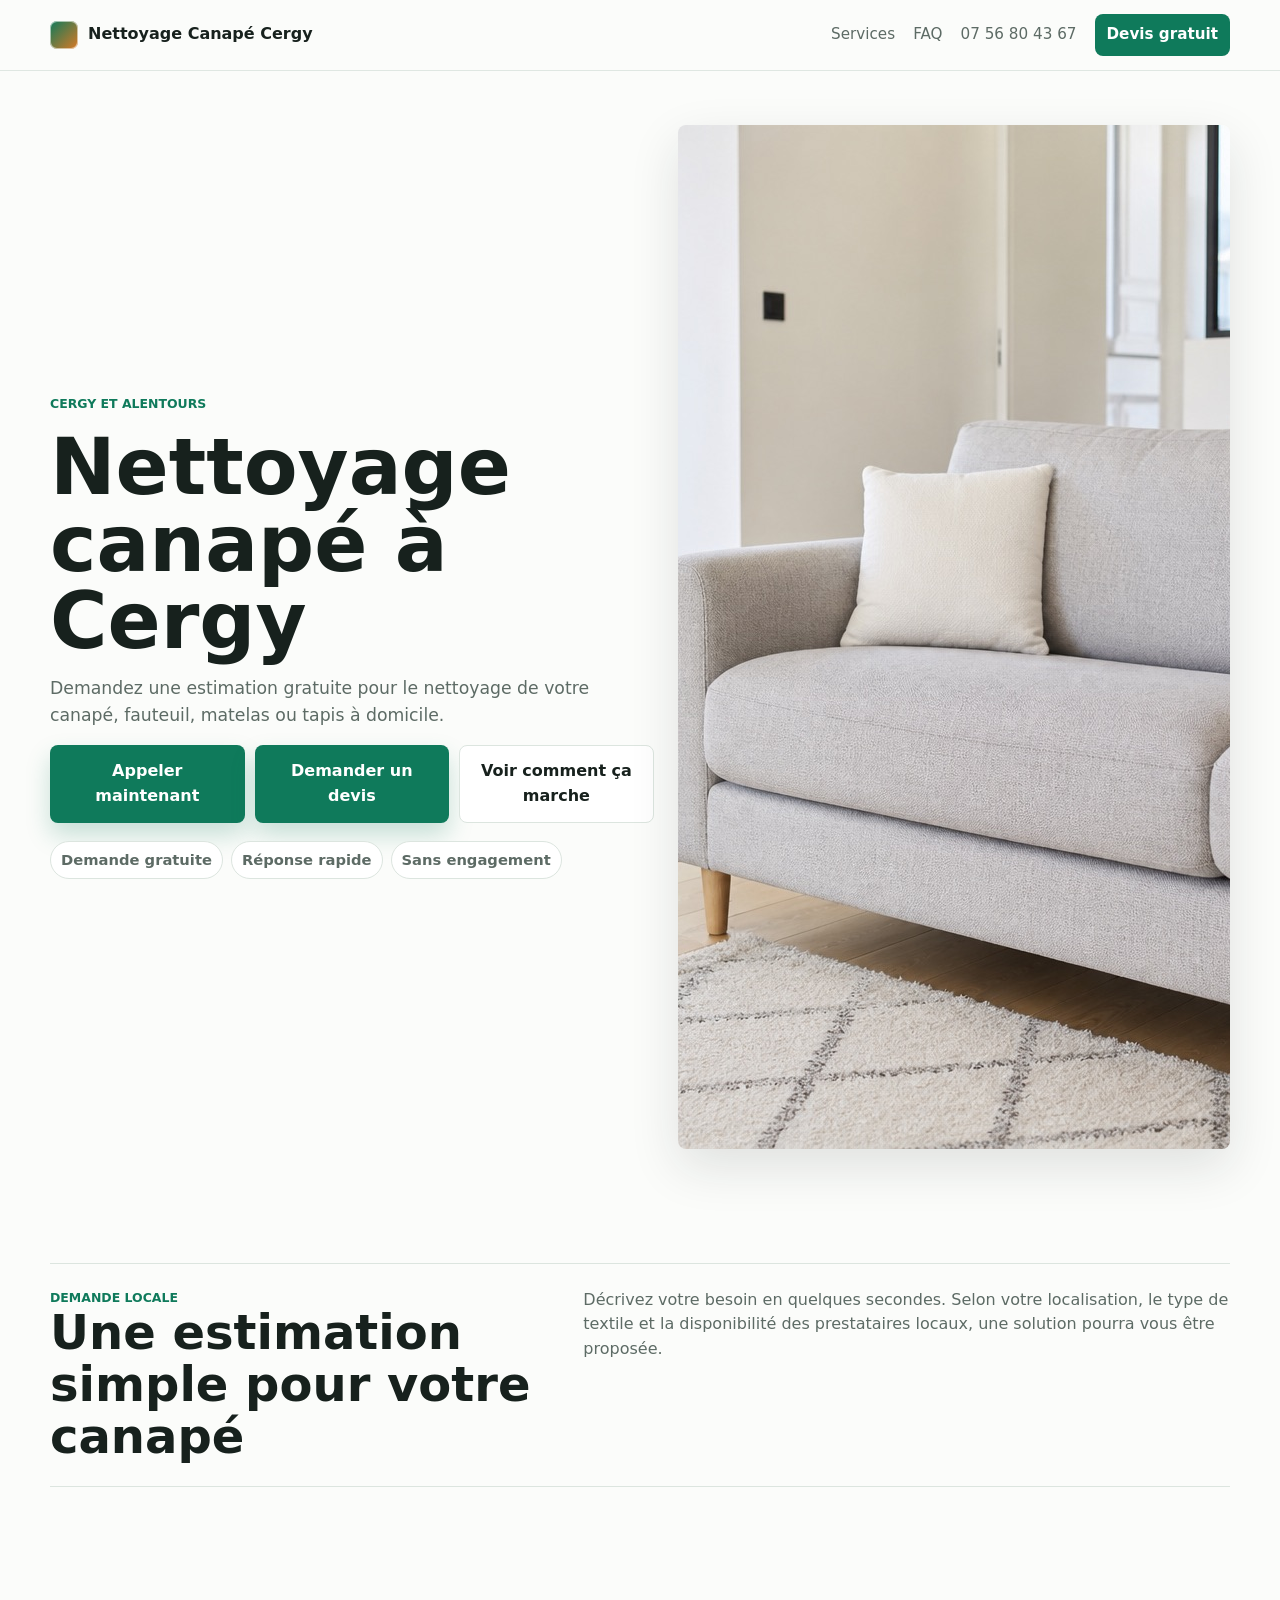
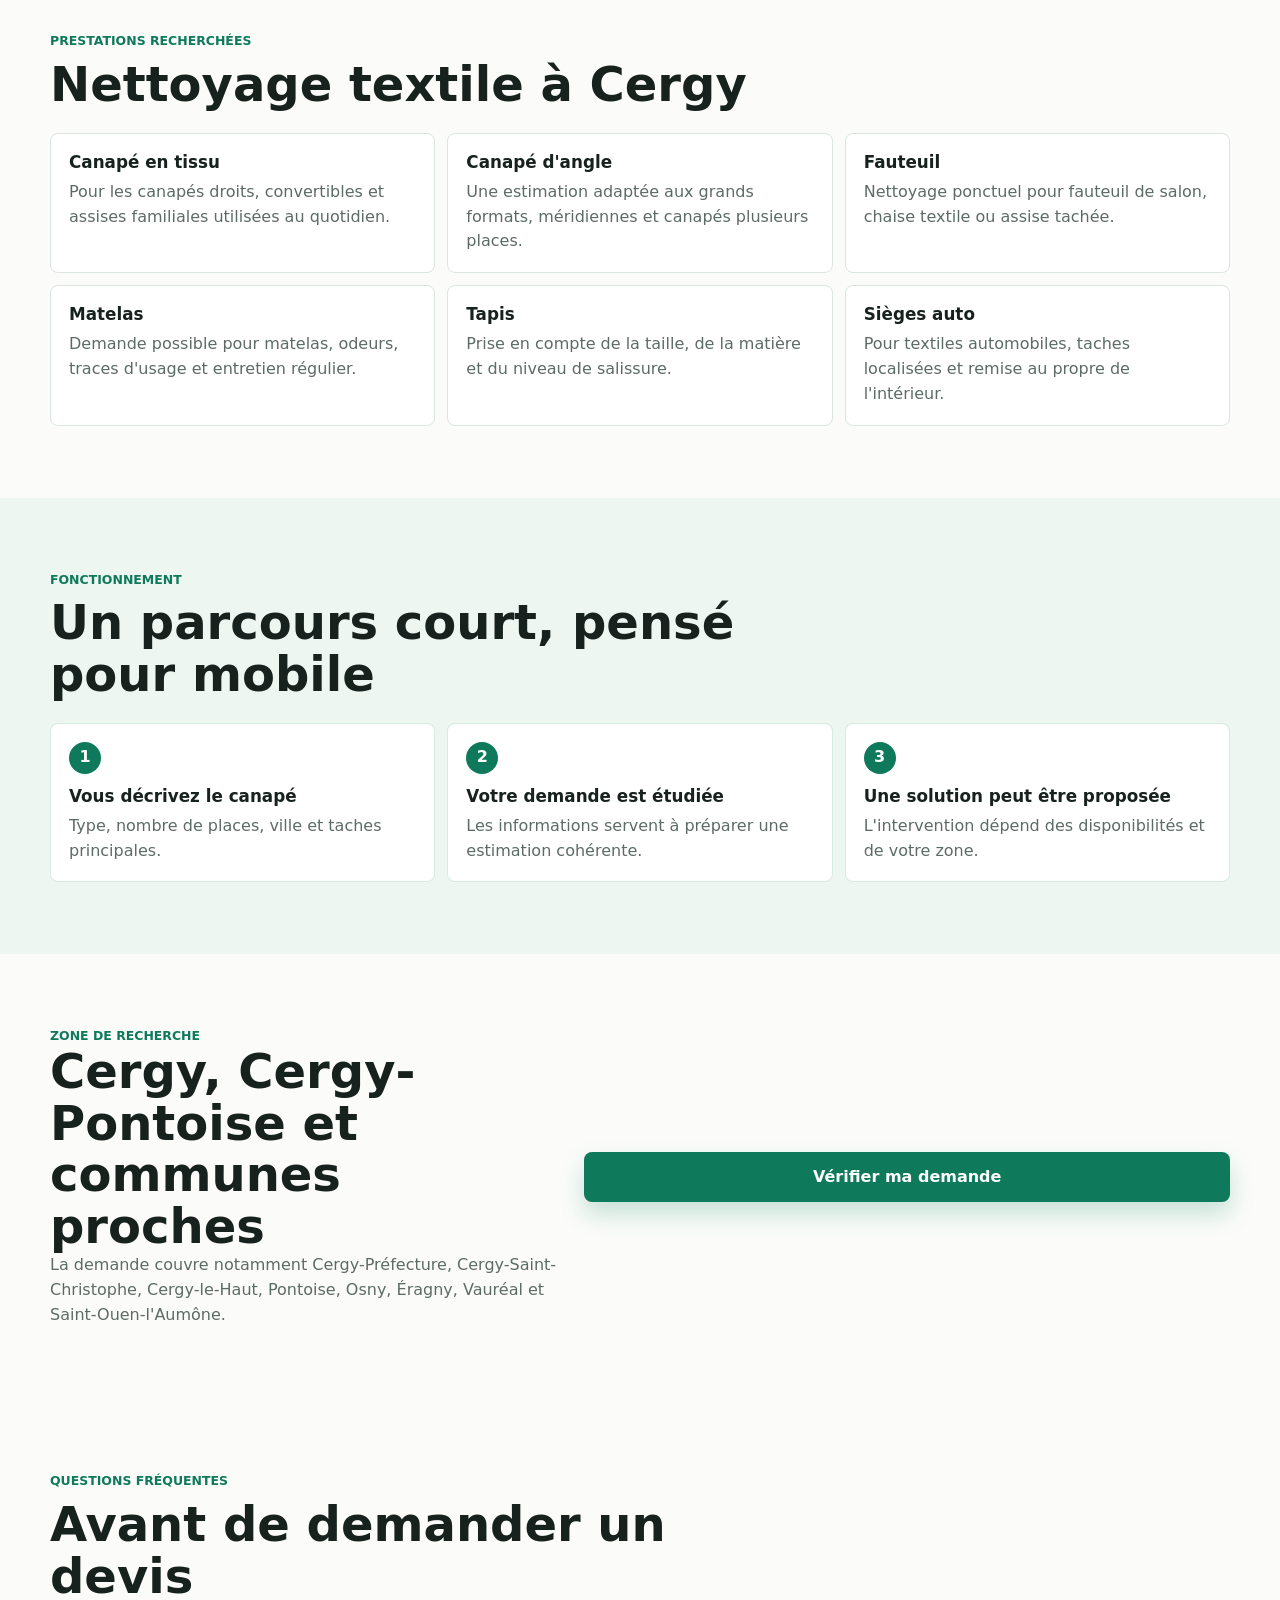
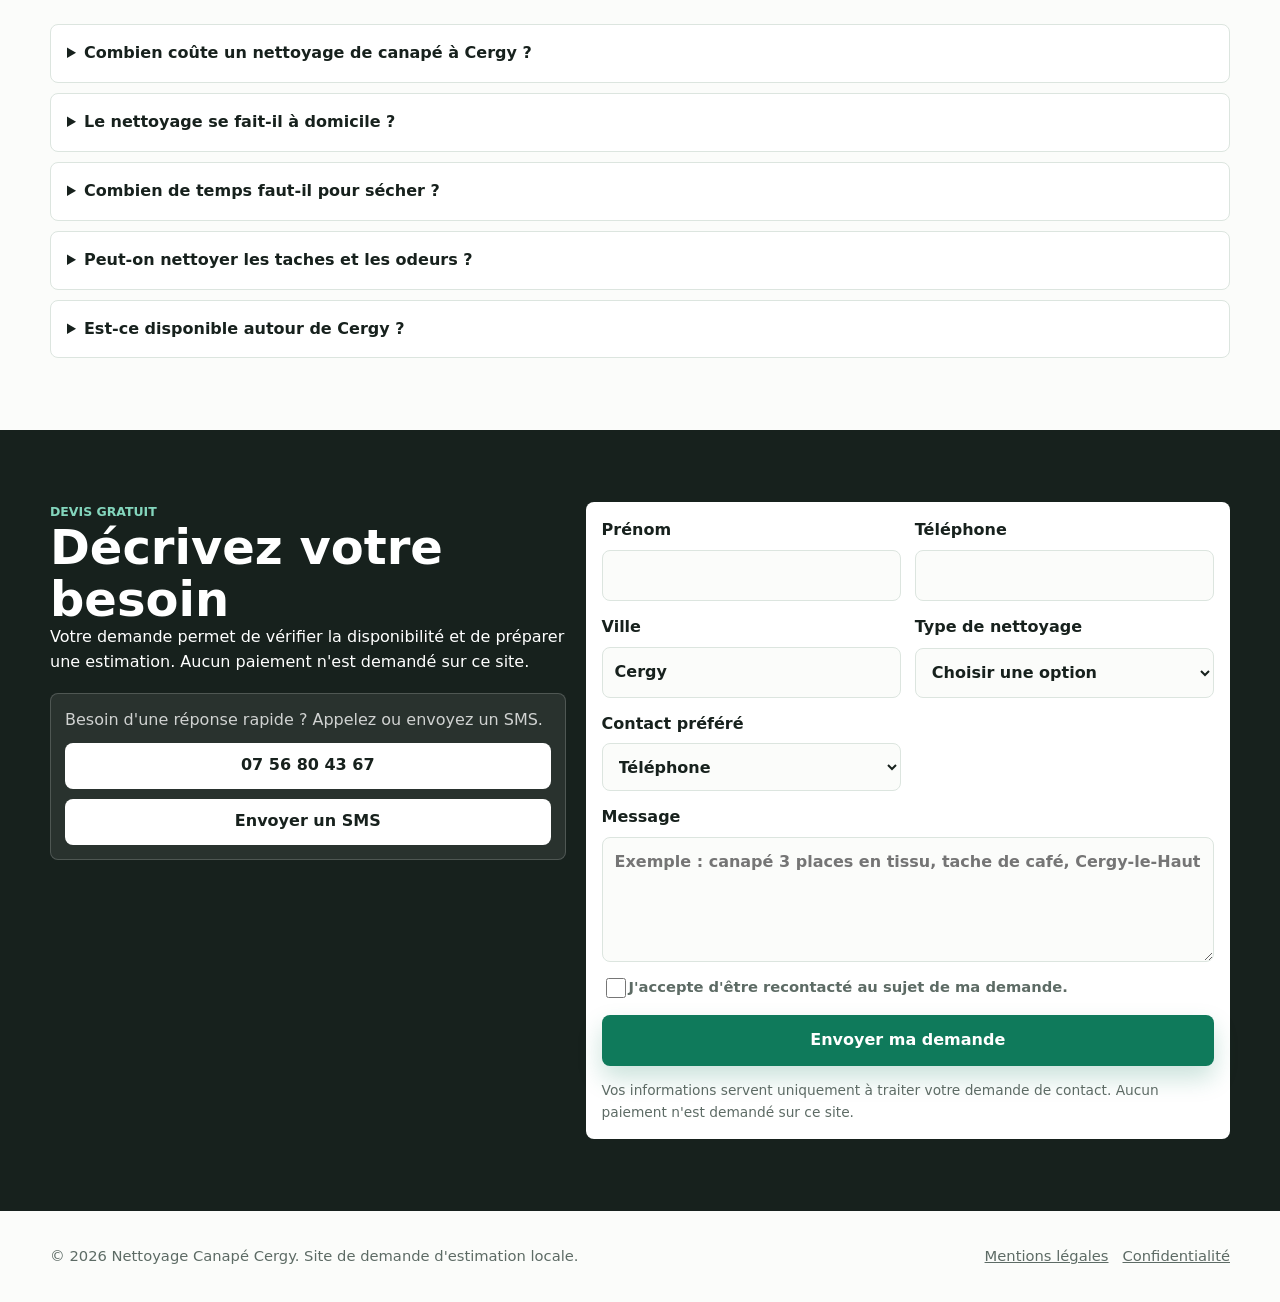
<file: index.html>
<!doctype html>
<html lang="fr">
  <head>
    <meta charset="utf-8">
    <meta name="viewport" content="width=device-width, initial-scale=1">
    <title>Nettoyage canapé à Cergy - Devis gratuit à domicile</title>
    <meta name="description" content="Besoin d'un nettoyage de canapé à Cergy ? Demandez une estimation gratuite pour un canapé en tissu, un fauteuil, un matelas ou un tapis à domicile.">
    <link rel="canonical" href="https://nettoyage-canape-cergy.fr/">
    <meta property="og:title" content="Nettoyage canapé à Cergy">
    <meta property="og:description" content="Demandez une estimation gratuite pour le nettoyage de votre canapé à Cergy et aux alentours.">
    <meta property="og:type" content="website">
    <meta property="og:url" content="https://nettoyage-canape-cergy.fr/">
    <meta property="og:image" content="https://nettoyage-canape-cergy.fr/assets/hero-sofa-cleaning.jpg">
    <link rel="preload" as="image" href="assets/hero-sofa-cleaning.jpg">
    <link rel="stylesheet" href="styles.css">
    <script type="application/ld+json">
      {
        "@context": "https://schema.org",
        "@type": "Service",
        "name": "Nettoyage canapé à Cergy",
        "serviceType": "Nettoyage de canapé à domicile",
        "areaServed": [
          "Cergy",
          "Cergy-Pontoise",
          "Pontoise",
          "Osny",
          "Éragny",
          "Vauréal",
          "Saint-Ouen-l'Aumône"
        ],
        "provider": {
          "@type": "Organization",
          "name": "Nettoyage Canapé Cergy"
        },
        "offers": {
          "@type": "Offer",
          "availability": "https://schema.org/LimitedAvailability",
          "priceSpecification": {
            "@type": "PriceSpecification",
            "priceCurrency": "EUR"
          }
        }
      }
    </script>
    <script type="application/ld+json">
      {
        "@context": "https://schema.org",
        "@type": "FAQPage",
        "mainEntity": [
          {
            "@type": "Question",
            "name": "Combien coûte un nettoyage de canapé à Cergy ?",
            "acceptedAnswer": {
              "@type": "Answer",
              "text": "Le prix dépend du type de canapé, du nombre de places, de la matière et de l'état général. Le formulaire permet de demander une estimation gratuite."
            }
          },
          {
            "@type": "Question",
            "name": "Le nettoyage se fait-il à domicile ?",
            "acceptedAnswer": {
              "@type": "Answer",
              "text": "La demande concerne principalement le nettoyage à domicile à Cergy et dans les communes proches, selon la disponibilité des prestataires locaux."
            }
          },
          {
            "@type": "Question",
            "name": "Combien de temps faut-il pour le séchage ?",
            "acceptedAnswer": {
              "@type": "Answer",
              "text": "Le temps de séchage varie selon la matière, l'aération et la méthode utilisée. Une estimation précise peut être donnée après description du canapé."
            }
          }
        ]
      }
    </script>
  </head>
  <body>
    <header class="site-header">
      <a class="brand" href="/" aria-label="Accueil Nettoyage Canapé Cergy">
        <span class="brand-mark" aria-hidden="true"></span>
        <span>Nettoyage Canapé Cergy</span>
      </a>
      <nav class="top-nav" aria-label="Navigation principale">
        <a href="#services">Services</a>
        <a href="#faq">FAQ</a>
        <a href="tel:+33756804367" data-track="nav_call">07 56 80 43 67</a>
        <a class="nav-cta" href="#devis" data-track="nav_quote">Devis gratuit</a>
      </nav>
    </header>

    <main>
      <section class="hero">
        <div class="hero-copy">
          <p class="eyebrow">Cergy et alentours</p>
          <h1>Nettoyage canapé à Cergy</h1>
          <p class="hero-text">Demandez une estimation gratuite pour le nettoyage de votre canapé, fauteuil, matelas ou tapis à domicile.</p>
          <div class="hero-actions" aria-label="Actions principales">
            <a class="button button-primary" href="tel:+33756804367" data-track="hero_call">Appeler maintenant</a>
            <a class="button button-primary" href="#devis" data-track="hero_quote">Demander un devis</a>
            <a class="button button-secondary" href="#fonctionnement" data-track="hero_how">Voir comment ça marche</a>
          </div>
          <ul class="trust-list" aria-label="Points de confiance">
            <li>Demande gratuite</li>
            <li>Réponse rapide</li>
            <li>Sans engagement</li>
          </ul>
        </div>
        <picture class="hero-media">
          <img src="assets/hero-sofa-cleaning.jpg" alt="Canapé propre dans un salon avec matériel de nettoyage textile" width="1536" height="1024">
        </picture>
      </section>

      <section class="section compact" aria-labelledby="intro-title">
        <div class="section-grid">
          <div>
            <p class="eyebrow">Demande locale</p>
            <h2 id="intro-title">Une estimation simple pour votre canapé</h2>
          </div>
          <p>Décrivez votre besoin en quelques secondes. Selon votre localisation, le type de textile et la disponibilité des prestataires locaux, une solution pourra vous être proposée.</p>
        </div>
      </section>

      <section class="section" id="services" aria-labelledby="services-title">
        <div class="section-heading">
          <p class="eyebrow">Prestations recherchées</p>
          <h2 id="services-title">Nettoyage textile à Cergy</h2>
        </div>
        <div class="service-grid">
          <article class="service-card">
            <h3>Canapé en tissu</h3>
            <p>Pour les canapés droits, convertibles et assises familiales utilisées au quotidien.</p>
          </article>
          <article class="service-card">
            <h3>Canapé d'angle</h3>
            <p>Une estimation adaptée aux grands formats, méridiennes et canapés plusieurs places.</p>
          </article>
          <article class="service-card">
            <h3>Fauteuil</h3>
            <p>Nettoyage ponctuel pour fauteuil de salon, chaise textile ou assise tachée.</p>
          </article>
          <article class="service-card">
            <h3>Matelas</h3>
            <p>Demande possible pour matelas, odeurs, traces d'usage et entretien régulier.</p>
          </article>
          <article class="service-card">
            <h3>Tapis</h3>
            <p>Prise en compte de la taille, de la matière et du niveau de salissure.</p>
          </article>
          <article class="service-card">
            <h3>Sièges auto</h3>
            <p>Pour textiles automobiles, taches localisées et remise au propre de l'intérieur.</p>
          </article>
        </div>
      </section>

      <section class="section band" id="fonctionnement" aria-labelledby="steps-title">
        <div class="section-heading">
          <p class="eyebrow">Fonctionnement</p>
          <h2 id="steps-title">Un parcours court, pensé pour mobile</h2>
        </div>
        <ol class="steps">
          <li>
            <span>1</span>
            <h3>Vous décrivez le canapé</h3>
            <p>Type, nombre de places, ville et taches principales.</p>
          </li>
          <li>
            <span>2</span>
            <h3>Votre demande est étudiée</h3>
            <p>Les informations servent à préparer une estimation cohérente.</p>
          </li>
          <li>
            <span>3</span>
            <h3>Une solution peut être proposée</h3>
            <p>L'intervention dépend des disponibilités et de votre zone.</p>
          </li>
        </ol>
      </section>

      <section class="section local" aria-labelledby="local-title">
        <div>
          <p class="eyebrow">Zone de recherche</p>
          <h2 id="local-title">Cergy, Cergy-Pontoise et communes proches</h2>
          <p>La demande couvre notamment Cergy-Préfecture, Cergy-Saint-Christophe, Cergy-le-Haut, Pontoise, Osny, Éragny, Vauréal et Saint-Ouen-l'Aumône.</p>
        </div>
        <a class="button button-primary" href="#devis" data-track="local_quote">Vérifier ma demande</a>
      </section>

      <section class="section" id="faq" aria-labelledby="faq-title">
        <div class="section-heading">
          <p class="eyebrow">Questions fréquentes</p>
          <h2 id="faq-title">Avant de demander un devis</h2>
        </div>
        <div class="faq-list">
          <details>
            <summary>Combien coûte un nettoyage de canapé à Cergy ?</summary>
            <p>Le prix dépend du type de canapé, du nombre de places, de la matière et de l'état général. Une estimation gratuite peut être demandée avec le formulaire.</p>
          </details>
          <details>
            <summary>Le nettoyage se fait-il à domicile ?</summary>
            <p>La demande concerne principalement le nettoyage à domicile à Cergy et dans les communes proches, selon la disponibilité des prestataires locaux.</p>
          </details>
          <details>
            <summary>Combien de temps faut-il pour sécher ?</summary>
            <p>Le séchage varie selon le textile, l'aération de la pièce et la méthode utilisée. Cette information peut être précisée après description du canapé.</p>
          </details>
          <details>
            <summary>Peut-on nettoyer les taches et les odeurs ?</summary>
            <p>Indiquez les taches, odeurs ou accidents dans votre message. Cela aide à évaluer la demande et les limites possibles.</p>
          </details>
          <details>
            <summary>Est-ce disponible autour de Cergy ?</summary>
            <p>Les demandes autour de Cergy-Pontoise, Pontoise, Osny, Éragny, Vauréal et Saint-Ouen-l'Aumône peuvent être précisées dans le formulaire.</p>
          </details>
        </div>
      </section>

      <section class="section form-section" id="devis" aria-labelledby="form-title">
        <div class="form-copy">
          <p class="eyebrow">Devis gratuit</p>
          <h2 id="form-title">Décrivez votre besoin</h2>
          <p>Votre demande permet de vérifier la disponibilité et de préparer une estimation. Aucun paiement n'est demandé sur ce site.</p>
          <div class="contact-panel" aria-label="Contact rapide">
            <p>Besoin d'une réponse rapide ? Appelez ou envoyez un SMS.</p>
            <a href="tel:+33756804367" data-track="form_call">07 56 80 43 67</a>
            <a href="sms:+33756804367" data-track="form_sms">Envoyer un SMS</a>
          </div>
        </div>
        <form class="lead-form" action="https://formspree.io/f/xlgzyvay" method="POST" data-track-form="quote_request">
          <input type="hidden" name="_subject" value="Nouvelle demande - Nettoyage Canapé Cergy">
          <input type="hidden" name="_next" value="https://nettoyage-canape-cergy.fr/merci.html">
          <label>
            Prénom
            <input name="prenom" autocomplete="given-name" required>
          </label>
          <label>
            Téléphone
            <input name="telephone" type="tel" inputmode="tel" autocomplete="tel" required>
          </label>
          <label>
            Ville
            <input name="ville" autocomplete="address-level2" value="Cergy" required>
          </label>
          <label>
            Type de nettoyage
            <select name="service" required>
              <option value="">Choisir une option</option>
              <option>Canapé en tissu</option>
              <option>Canapé d'angle</option>
              <option>Fauteuil</option>
              <option>Matelas</option>
              <option>Tapis</option>
              <option>Sièges auto</option>
            </select>
          </label>
          <label>
            Contact préféré
            <select name="contact" required>
              <option>Téléphone</option>
              <option>SMS</option>
              <option>WhatsApp</option>
              <option>Email</option>
            </select>
          </label>
          <label class="full">
            Message
            <textarea name="message" rows="4" placeholder="Exemple : canapé 3 places en tissu, tache de café, Cergy-le-Haut"></textarea>
          </label>
          <label class="consent full">
            <input type="checkbox" name="consentement" value="oui" required>
            <span>J'accepte d'être recontacté au sujet de ma demande.</span>
          </label>
          <button class="button button-primary full" type="submit" data-track="form_submit">Envoyer ma demande</button>
          <p class="form-note full">Vos informations servent uniquement à traiter votre demande de contact. Aucun paiement n'est demandé sur ce site.</p>
        </form>
      </section>
    </main>

    <footer class="site-footer">
      <p>&copy; 2026 Nettoyage Canapé Cergy. Site de demande d'estimation locale.</p>
      <div>
        <a href="mentions-legales.html">Mentions légales</a>
        <a href="politique-confidentialite.html">Confidentialité</a>
      </div>
    </footer>

    <div class="sticky-cta" aria-label="Actions rapides">
      <a href="tel:+33756804367" data-track="sticky_call">Appeler</a>
      <a href="#devis" data-track="sticky_quote">Devis gratuit</a>
    </div>

    <script src="script.js" defer></script>
  </body>
</html>
</file>
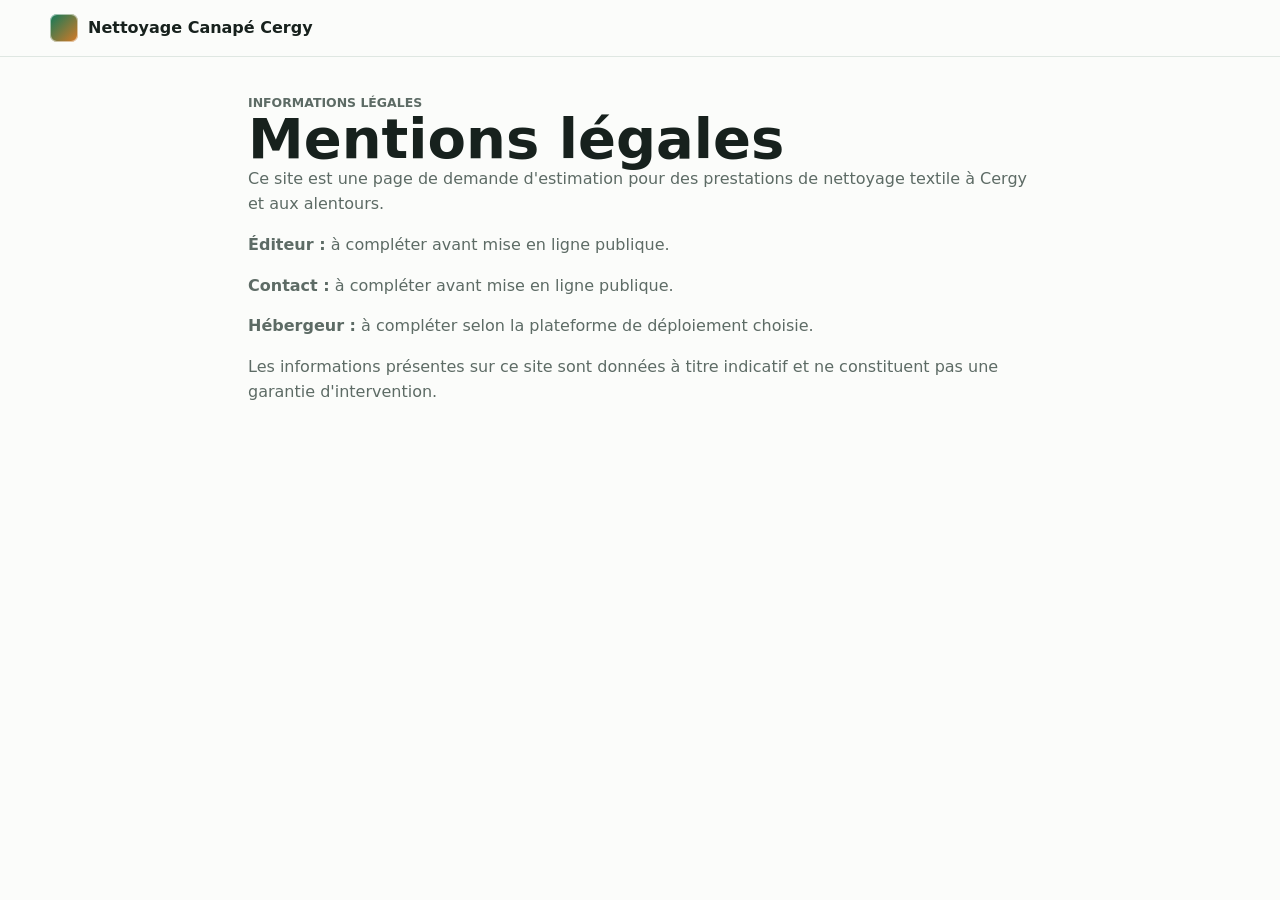
<file: mentions-legales.html>
<!doctype html>
<html lang="fr">
  <head>
    <meta charset="utf-8">
    <meta name="viewport" content="width=device-width, initial-scale=1">
    <title>Mentions légales - Nettoyage Canapé Cergy</title>
    <meta name="robots" content="noindex">
    <link rel="stylesheet" href="styles.css">
  </head>
  <body>
    <header class="site-header">
      <a class="brand" href="/">
        <span class="brand-mark" aria-hidden="true"></span>
        <span>Nettoyage Canapé Cergy</span>
      </a>
    </header>
    <main class="simple-page">
      <p class="eyebrow">Informations légales</p>
      <h1>Mentions légales</h1>
      <p>Ce site est une page de demande d'estimation pour des prestations de nettoyage textile à Cergy et aux alentours.</p>
      <p><strong>Éditeur :</strong> à compléter avant mise en ligne publique.</p>
      <p><strong>Contact :</strong> à compléter avant mise en ligne publique.</p>
      <p><strong>Hébergeur :</strong> à compléter selon la plateforme de déploiement choisie.</p>
      <p>Les informations présentes sur ce site sont données à titre indicatif et ne constituent pas une garantie d'intervention.</p>
    </main>
  </body>
</html>
</file>
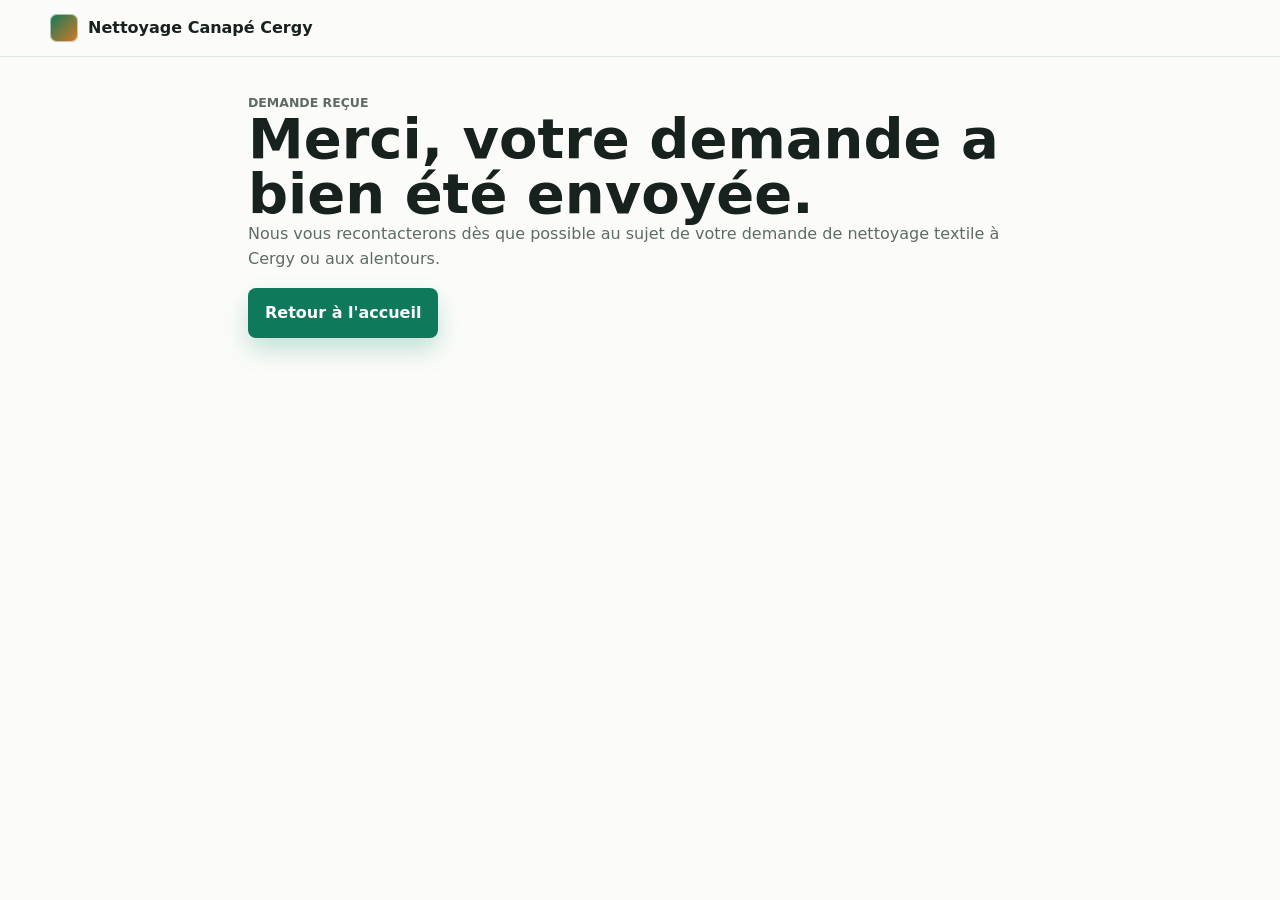
<file: merci.html>
<!doctype html>
<html lang="fr">
  <head>
    <meta charset="utf-8">
    <meta name="viewport" content="width=device-width, initial-scale=1">
    <title>Demande reçue - Nettoyage Canapé Cergy</title>
    <meta name="robots" content="noindex">
    <link rel="stylesheet" href="styles.css">
  </head>
  <body>
    <header class="site-header">
      <a class="brand" href="/">
        <span class="brand-mark" aria-hidden="true"></span>
        <span>Nettoyage Canapé Cergy</span>
      </a>
    </header>
    <main class="simple-page">
      <p class="eyebrow">Demande reçue</p>
      <h1>Merci, votre demande a bien été envoyée.</h1>
      <p>Nous vous recontacterons dès que possible au sujet de votre demande de nettoyage textile à Cergy ou aux alentours.</p>
      <a class="button button-primary" href="/">Retour à l'accueil</a>
    </main>
    <script src="script.js" defer></script>
    <script>
      if (window.gtag) window.gtag("event", "thank_you_view");
      if (window.plausible) window.plausible("thank_you_view");
    </script>
  </body>
</html>
</file>
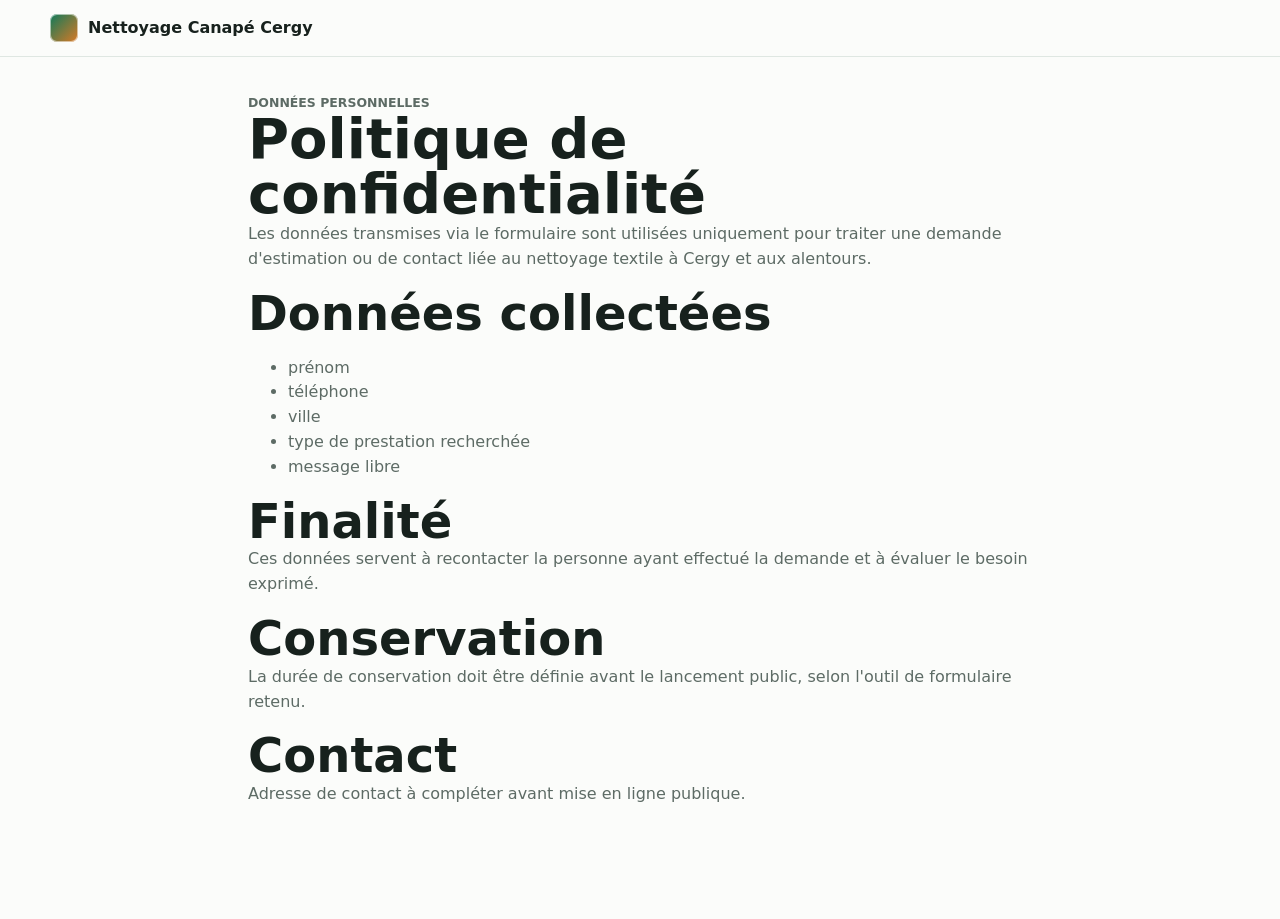
<file: politique-confidentialite.html>
<!doctype html>
<html lang="fr">
  <head>
    <meta charset="utf-8">
    <meta name="viewport" content="width=device-width, initial-scale=1">
    <title>Politique de confidentialité - Nettoyage Canapé Cergy</title>
    <meta name="robots" content="noindex">
    <link rel="stylesheet" href="styles.css">
  </head>
  <body>
    <header class="site-header">
      <a class="brand" href="/">
        <span class="brand-mark" aria-hidden="true"></span>
        <span>Nettoyage Canapé Cergy</span>
      </a>
    </header>
    <main class="simple-page">
      <p class="eyebrow">Données personnelles</p>
      <h1>Politique de confidentialité</h1>
      <p>Les données transmises via le formulaire sont utilisées uniquement pour traiter une demande d'estimation ou de contact liée au nettoyage textile à Cergy et aux alentours.</p>
      <h2>Données collectées</h2>
      <ul>
        <li>prénom</li>
        <li>téléphone</li>
        <li>ville</li>
        <li>type de prestation recherchée</li>
        <li>message libre</li>
      </ul>
      <h2>Finalité</h2>
      <p>Ces données servent à recontacter la personne ayant effectué la demande et à évaluer le besoin exprimé.</p>
      <h2>Conservation</h2>
      <p>La durée de conservation doit être définie avant le lancement public, selon l'outil de formulaire retenu.</p>
      <h2>Contact</h2>
      <p>Adresse de contact à compléter avant mise en ligne publique.</p>
    </main>
  </body>
</html>
</file>
<file: styles.css>
:root {
  color-scheme: light;
  --ink: #17211d;
  --muted: #5d6b65;
  --line: #dce5df;
  --paper: #fbfcfa;
  --soft: #eef6f1;
  --brand: #0f7a5b;
  --brand-dark: #09523e;
  --accent: #d97925;
  --white: #ffffff;
  --shadow: 0 18px 50px rgba(23, 33, 29, 0.12);
  --radius: 8px;
  font-family: Inter, ui-sans-serif, system-ui, -apple-system, BlinkMacSystemFont, "Segoe UI", sans-serif;
}

* {
  box-sizing: border-box;
}

html {
  scroll-behavior: smooth;
}

body {
  margin: 0;
  background: var(--paper);
  color: var(--ink);
  font-size: 16px;
  line-height: 1.55;
}

img {
  display: block;
  max-width: 100%;
}

a {
  color: inherit;
}

.site-header {
  position: sticky;
  top: 0;
  z-index: 10;
  display: flex;
  align-items: center;
  justify-content: space-between;
  gap: 16px;
  padding: 14px 18px;
  border-bottom: 1px solid rgba(220, 229, 223, 0.9);
  background: rgba(251, 252, 250, 0.94);
  backdrop-filter: blur(12px);
}

.brand {
  display: inline-flex;
  align-items: center;
  gap: 10px;
  font-weight: 800;
  text-decoration: none;
}

.brand-mark {
  width: 28px;
  height: 28px;
  border-radius: 7px;
  background: linear-gradient(135deg, var(--brand), var(--accent));
  box-shadow: inset 0 0 0 1px rgba(255, 255, 255, 0.55);
}

.top-nav {
  display: none;
  align-items: center;
  gap: 18px;
  color: var(--muted);
  font-size: 0.95rem;
}

.top-nav a {
  text-decoration: none;
}

.top-nav a:hover {
  color: var(--ink);
}

.nav-cta {
  padding: 9px 12px;
  border-radius: var(--radius);
  background: var(--brand);
  color: var(--white) !important;
  font-weight: 700;
}

.hero {
  display: grid;
  gap: 24px;
  padding: 34px 18px 28px;
}

.hero-copy {
  display: flex;
  flex-direction: column;
  align-items: flex-start;
  gap: 16px;
}

.eyebrow {
  margin: 0;
  color: var(--brand);
  font-size: 0.78rem;
  font-weight: 800;
  letter-spacing: 0;
  text-transform: uppercase;
}

h1,
h2,
h3,
p {
  margin-top: 0;
}

h1 {
  max-width: 780px;
  margin-bottom: 0;
  font-size: clamp(2.2rem, 8vw, 4.9rem);
  line-height: 0.98;
  letter-spacing: 0;
}

h2 {
  margin-bottom: 0;
  font-size: clamp(1.8rem, 5vw, 3rem);
  line-height: 1.08;
  letter-spacing: 0;
}

h3 {
  margin-bottom: 8px;
  font-size: 1.05rem;
  line-height: 1.2;
}

.hero-text {
  max-width: 620px;
  margin-bottom: 0;
  color: var(--muted);
  font-size: 1.08rem;
}

.hero-actions {
  display: grid;
  width: 100%;
  gap: 10px;
}

.button {
  display: inline-flex;
  min-height: 48px;
  align-items: center;
  justify-content: center;
  border: 0;
  border-radius: var(--radius);
  padding: 13px 17px;
  cursor: pointer;
  font: inherit;
  font-weight: 800;
  text-align: center;
  text-decoration: none;
}

.button-primary {
  background: var(--brand);
  color: var(--white);
  box-shadow: 0 12px 24px rgba(15, 122, 91, 0.22);
}

.button-primary:hover {
  background: var(--brand-dark);
}

.button-secondary {
  border: 1px solid var(--line);
  background: var(--white);
  color: var(--ink);
}

.trust-list {
  display: flex;
  flex-wrap: wrap;
  gap: 8px;
  margin: 2px 0 0;
  padding: 0;
  list-style: none;
}

.trust-list li {
  border: 1px solid var(--line);
  border-radius: 999px;
  padding: 7px 10px;
  background: var(--white);
  color: var(--muted);
  font-size: 0.92rem;
  font-weight: 700;
}

.hero-media {
  overflow: hidden;
  border-radius: var(--radius);
  box-shadow: var(--shadow);
}

.hero-media img {
  width: 100%;
  aspect-ratio: 16 / 9;
  object-fit: cover;
  object-position: 76% 86%;
}

.section {
  padding: 44px 18px;
}

.section-heading {
  display: grid;
  gap: 8px;
  max-width: 720px;
  margin-bottom: 22px;
}

.compact {
  padding-top: 20px;
  padding-bottom: 22px;
}

.section-grid {
  display: grid;
  gap: 16px;
  border-block: 1px solid var(--line);
  padding: 24px 0;
}

.section-grid p:last-child {
  margin-bottom: 0;
  color: var(--muted);
}

.service-grid {
  display: grid;
  gap: 12px;
}

.service-card {
  min-height: 140px;
  border: 1px solid var(--line);
  border-radius: var(--radius);
  padding: 18px;
  background: var(--white);
}

.service-card p {
  margin-bottom: 0;
  color: var(--muted);
}

.band {
  background: var(--soft);
}

.steps {
  display: grid;
  gap: 12px;
  margin: 0;
  padding: 0;
  list-style: none;
}

.steps li {
  min-height: 150px;
  border: 1px solid rgba(15, 122, 91, 0.16);
  border-radius: var(--radius);
  padding: 18px;
  background: var(--white);
}

.steps span {
  display: inline-flex;
  width: 32px;
  height: 32px;
  align-items: center;
  justify-content: center;
  margin-bottom: 12px;
  border-radius: 50%;
  background: var(--brand);
  color: var(--white);
  font-weight: 900;
}

.steps p {
  margin-bottom: 0;
  color: var(--muted);
}

.local {
  display: grid;
  gap: 18px;
  align-items: center;
}

.local p:last-child {
  margin-bottom: 0;
  color: var(--muted);
}

.faq-list {
  display: grid;
  gap: 10px;
}

details {
  border: 1px solid var(--line);
  border-radius: var(--radius);
  background: var(--white);
}

summary {
  min-height: 56px;
  padding: 16px;
  cursor: pointer;
  font-weight: 800;
}

details p {
  margin: 0;
  padding: 0 16px 16px;
  color: var(--muted);
}

.form-section {
  display: grid;
  gap: 20px;
  background: #17211d;
  color: var(--white);
}

.form-copy p:last-child {
  margin-bottom: 0;
  color: rgba(255, 255, 255, 0.72);
}

.form-section .eyebrow {
  color: #84d6bd;
}

.contact-panel {
  display: grid;
  gap: 10px;
  margin-top: 18px;
  border: 1px solid rgba(255, 255, 255, 0.18);
  border-radius: var(--radius);
  padding: 14px;
  background: rgba(255, 255, 255, 0.08);
}

.contact-panel p {
  margin: 0;
  color: rgba(255, 255, 255, 0.78);
}

.contact-panel a {
  display: inline-flex;
  min-height: 46px;
  align-items: center;
  justify-content: center;
  border-radius: var(--radius);
  background: var(--white);
  color: var(--ink);
  font-weight: 900;
  text-decoration: none;
}

.lead-form {
  display: grid;
  gap: 14px;
  border-radius: var(--radius);
  padding: 16px;
  background: var(--white);
  color: var(--ink);
}

label {
  display: grid;
  gap: 7px;
  font-weight: 800;
}

input,
select,
textarea {
  width: 100%;
  min-height: 48px;
  border: 1px solid var(--line);
  border-radius: var(--radius);
  padding: 12px;
  background: var(--paper);
  color: var(--ink);
  font: inherit;
}

textarea {
  resize: vertical;
}

input:focus,
select:focus,
textarea:focus {
  outline: 3px solid rgba(15, 122, 91, 0.22);
  border-color: var(--brand);
}

.consent {
  grid-template-columns: 20px 1fr;
  align-items: start;
  color: var(--muted);
  font-size: 0.92rem;
  font-weight: 600;
}

.consent input {
  min-height: 20px;
  margin-top: 2px;
}

.full {
  grid-column: 1 / -1;
}

.form-note {
  margin: 0;
  color: var(--muted);
  font-size: 0.86rem;
}

.site-footer {
  display: grid;
  gap: 10px;
  padding: 28px 18px 92px;
  color: var(--muted);
  font-size: 0.92rem;
}

.site-footer p {
  margin: 0;
}

.site-footer div {
  display: flex;
  flex-wrap: wrap;
  gap: 14px;
}

.sticky-cta {
  position: fixed;
  right: 12px;
  bottom: 12px;
  left: 12px;
  z-index: 20;
  display: grid;
  grid-template-columns: 1.4fr 1fr;
  gap: 8px;
  padding: 8px;
  border: 1px solid rgba(220, 229, 223, 0.9);
  border-radius: var(--radius);
  background: rgba(255, 255, 255, 0.96);
  box-shadow: 0 12px 36px rgba(23, 33, 29, 0.16);
  backdrop-filter: blur(14px);
}

.sticky-cta a {
  display: inline-flex;
  min-height: 46px;
  align-items: center;
  justify-content: center;
  border-radius: calc(var(--radius) - 2px);
  text-decoration: none;
  font-weight: 900;
}

.sticky-cta a:first-child {
  background: var(--brand);
  color: var(--white);
}

.sticky-cta a:last-child {
  background: var(--soft);
  color: var(--ink);
}

.simple-page {
  max-width: 820px;
  margin: 0 auto;
  padding: 36px 18px 96px;
}

.simple-page h1 {
  font-size: clamp(2rem, 7vw, 3.5rem);
}

.simple-page p,
.simple-page li {
  color: var(--muted);
}

@media (min-width: 680px) {
  .hero-actions {
    width: auto;
    grid-template-columns: repeat(3, minmax(160px, 1fr));
  }

  .service-grid,
  .steps,
  .lead-form {
    grid-template-columns: repeat(2, minmax(0, 1fr));
  }
}

@media (min-width: 900px) {
  .site-header {
    padding-inline: 32px;
  }

  .top-nav {
    display: flex;
  }

  .hero {
    grid-template-columns: minmax(0, 0.94fr) minmax(360px, 0.86fr);
    align-items: center;
    min-height: calc(100vh - 68px);
    padding: 54px 32px 42px;
  }

  .hero-media img {
    aspect-ratio: 5 / 4;
    object-position: center;
  }

  .section {
    padding: 72px 32px;
  }

  .section-grid,
  .local,
  .form-section {
    grid-template-columns: minmax(0, 0.8fr) minmax(0, 1fr);
  }

  .service-grid {
    grid-template-columns: repeat(3, minmax(0, 1fr));
  }

  .steps {
    grid-template-columns: repeat(3, minmax(0, 1fr));
  }

  .sticky-cta {
    display: none;
  }

  .site-footer {
    grid-template-columns: 1fr auto;
    padding: 34px 32px;
  }
}

@media (min-width: 1180px) {
  .hero,
  .section,
  .site-header,
  .site-footer {
    padding-inline: max(32px, calc((100vw - 1180px) / 2));
  }
}
</file>
